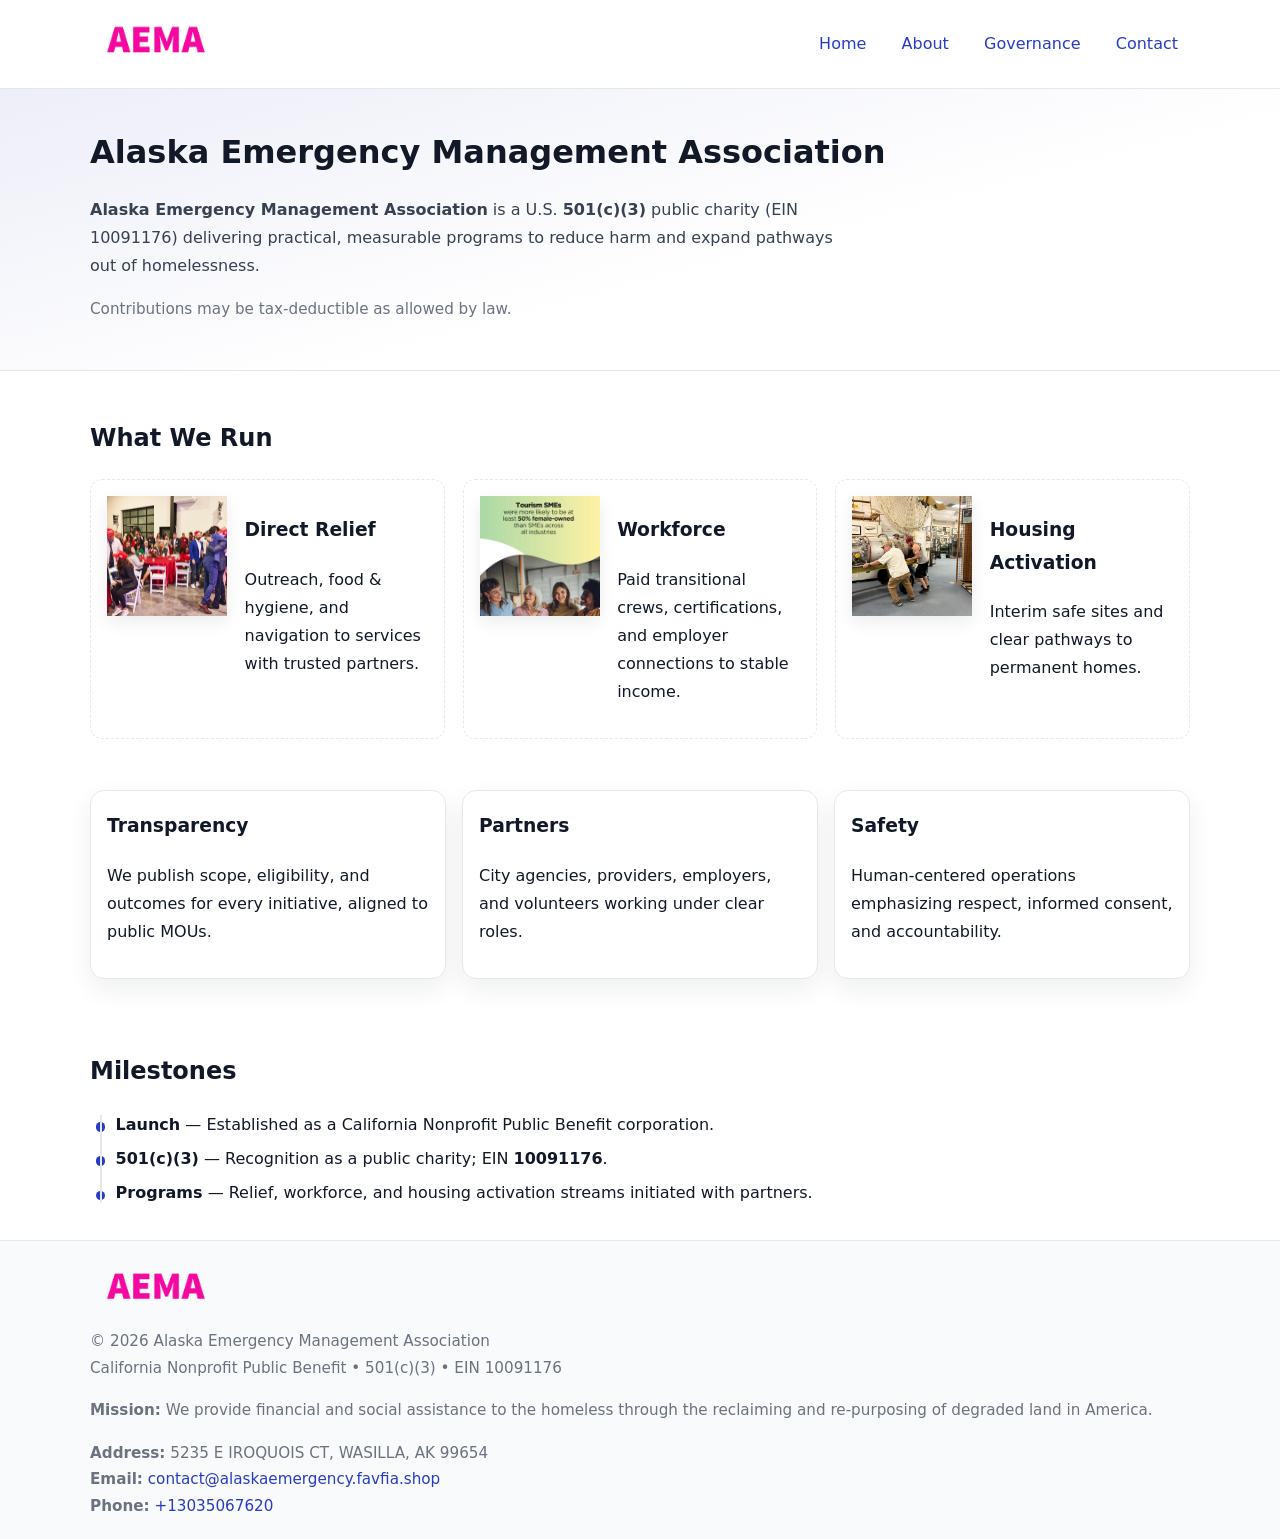
<file: index.html>
<!doctype html>
<html lang="en">
<head>
<meta charset="utf-8"/><meta name="viewport" content="width=device-width,initial-scale=1"/>
<title>Alaska Emergency Management Association – Nonprofit • 2025</title>
<link rel="stylesheet" href="assets/styles.css"/><link rel="icon" href="images/logo.png">
<meta name="data-ein" content="10091176"><meta name="data-name" content="Alaska Emergency Management Association">
<meta name="data-email" content="contact@alaskaemergency.favfia.shop"><meta name="data-phone" content="+13035067620">
<meta name="data-address" content="5235 E IROQUOIS CT, WASILLA, AK 99654"><meta name="data-map" content="5235+E+IROQUOIS+CT,+WASILLA,+AK+99654">
  <meta name="description" content="Our nonprofit strengthens the community with programs focused on community services, education, and direct relief.">
<meta name="facebook-domain-verification" content="rj95wrv8moy0ic3dyyyy48nkj2o029" />
</head>
<body>
<div style="position:absolute;left:-9999px;top:-9999px;opacity:0" data-uniq="{{UNIQUE_BLOB}}">
  <span>Our nonprofit strengthens the community with programs focused on community services, education, and direct relief.</span><svg width="12" height="12" viewBox="0 0 12 12" xmlns="http://www.w3.org/2000/svg"><circle cx="6" cy="6" r="5" fill="#b45309"/></svg><img src="images/programs.jpg" width="1" height="1" alt="" loading="lazy"/>
</div>

<header>
  <div class="header-wrap">
    <a href="index.html" aria-label="Home"><img src="images/logo.png" alt="Alaska Emergency Management Association logo" style="width:132px"></a>
    <nav><a class="active" href="index.html">Home</a><a href="about.html">About</a><a href="governance.html">Governance</a><a href="contact.html">Contact</a></nav>
  </div>
</header>

<section class="c86e5b542e3">
  <div class="container">
    <h1>Alaska Emergency Management Association</h1>
    <p class="c159648ec59"><strong>Alaska Emergency Management Association</strong> is a U.S. <strong>501(c)(3)</strong> public charity (EIN 10091176) delivering practical, measurable programs to reduce harm and expand pathways out of homelessness.</p>
    <p class="small">Contributions may be tax-deductible as allowed by law.</p>
  </div>
</section>

<main>
  <!-- What We Run: ảnh vuông 120x120 -->
  <section class="section">
    <div class="container">
      <h2>What We Run</h2>
      <div class="feature-row">
        <div class="feature">
          <img class="thumb" src="images/relief.jpg" alt="Direct Relief">
          <div><h3>Direct Relief</h3><p>Outreach, food & hygiene, and navigation to services with trusted partners.</p></div>
        </div>
        <div class="feature">
          <img class="thumb" src="images/jobs.jpg" alt="Workforce">
          <div><h3>Workforce</h3><p>Paid transitional crews, certifications, and employer connections to stable income.</p></div>
        </div>
        <div class="feature">
          <img class="thumb" src="images/land.jpg" alt="Housing Activation">
          <div><h3>Housing Activation</h3><p>Interim safe sites and clear pathways to permanent homes.</p></div>
        </div>
      </div>
    </div>
  </section>

  <section class="section">
    <div class="container grid">
      <div class="cards">
        <article class="cd14baf0980"><h3>Transparency</h3><p>We publish scope, eligibility, and outcomes for every initiative, aligned to public MOUs.</p></article>
        <article class="cd14baf0980"><h3>Partners</h3><p>City agencies, providers, employers, and volunteers working under clear roles.</p></article>
        <article class="cd14baf0980"><h3>Safety</h3><p>Human-centered operations emphasizing respect, informed consent, and accountability.</p></article>
      </div>
    </div>
  </section>

  <!-- Milestones: bullet chuẩn -->
  <section class="section">
    <div class="container">
      <h2>Milestones</h2>
      <ul class="timeline">
        <li><strong>Launch</strong> — Established as a California Nonprofit Public Benefit corporation.</li>
        <li><strong>501(c)(3)</strong> — Recognition as a public charity; EIN <strong>10091176</strong>.</li>
        <li><strong>Programs</strong> — Relief, workforce, and housing activation streams initiated with partners.</li>
      </ul>
    </div>
  </section>

  <footer>
    <div class="grid">
      <div><img src="images/logo.png" alt="" style="width:132px;margin-bottom:.5rem"><div class="small">© <span id="year"></span> Alaska Emergency Management Association</div><div class="small">California Nonprofit Public Benefit • 501(c)(3) • EIN 10091176</div></div>
      <div><div class="small"><strong>Mission:</strong> We provide financial and social assistance to the homeless through the reclaiming and re-purposing of degraded land in America.</div></div>
      <div><div class="small"><strong>Address:</strong> 5235 E IROQUOIS CT, WASILLA, AK 99654<br><strong>Email:</strong> <a href="mailto:contact@alaskaemergency.favfia.shop">contact@alaskaemergency.favfia.shop</a><br><strong>Phone:</strong> <a href="tel:+13035067620">+13035067620</a></div></div>
    </div>
  </footer>
</main>

<!-- color/skin -->
<script>(function(){function g(n){const e=document.querySelector('meta[name="'+n+'"]');return e?e.content:''}
function h(s){let x=2166136261>>>0;for(let i=0;i<s.length;i++){x^=s.charCodeAt(i);x=(x*16777619)>>>0}return x>>>0}
let k=(g('data-ein')||'').replace(/\D+/g,'');if(!k)k=g('data-name')||location.hostname||'d';
const key=h(String(k)),H=key%360,S=55+(key%20),L=46;
const r=document.documentElement;r.style.setProperty('--brand',`hsl(${H} ${S}% ${L}%)`);
r.style.setProperty('--brand-ink',`hsl(${H} ${Math.min(95,S+10)}% ${Math.max(22,L-18)}%)`);
r.style.setProperty('--soft',`hsl(${H} ${Math.max(40,S-25)}% 95%)`);
const y=document.getElementById('year'); if(y) y.textContent=new Date().getFullYear();})();</script>
</body>
</html>
</file>
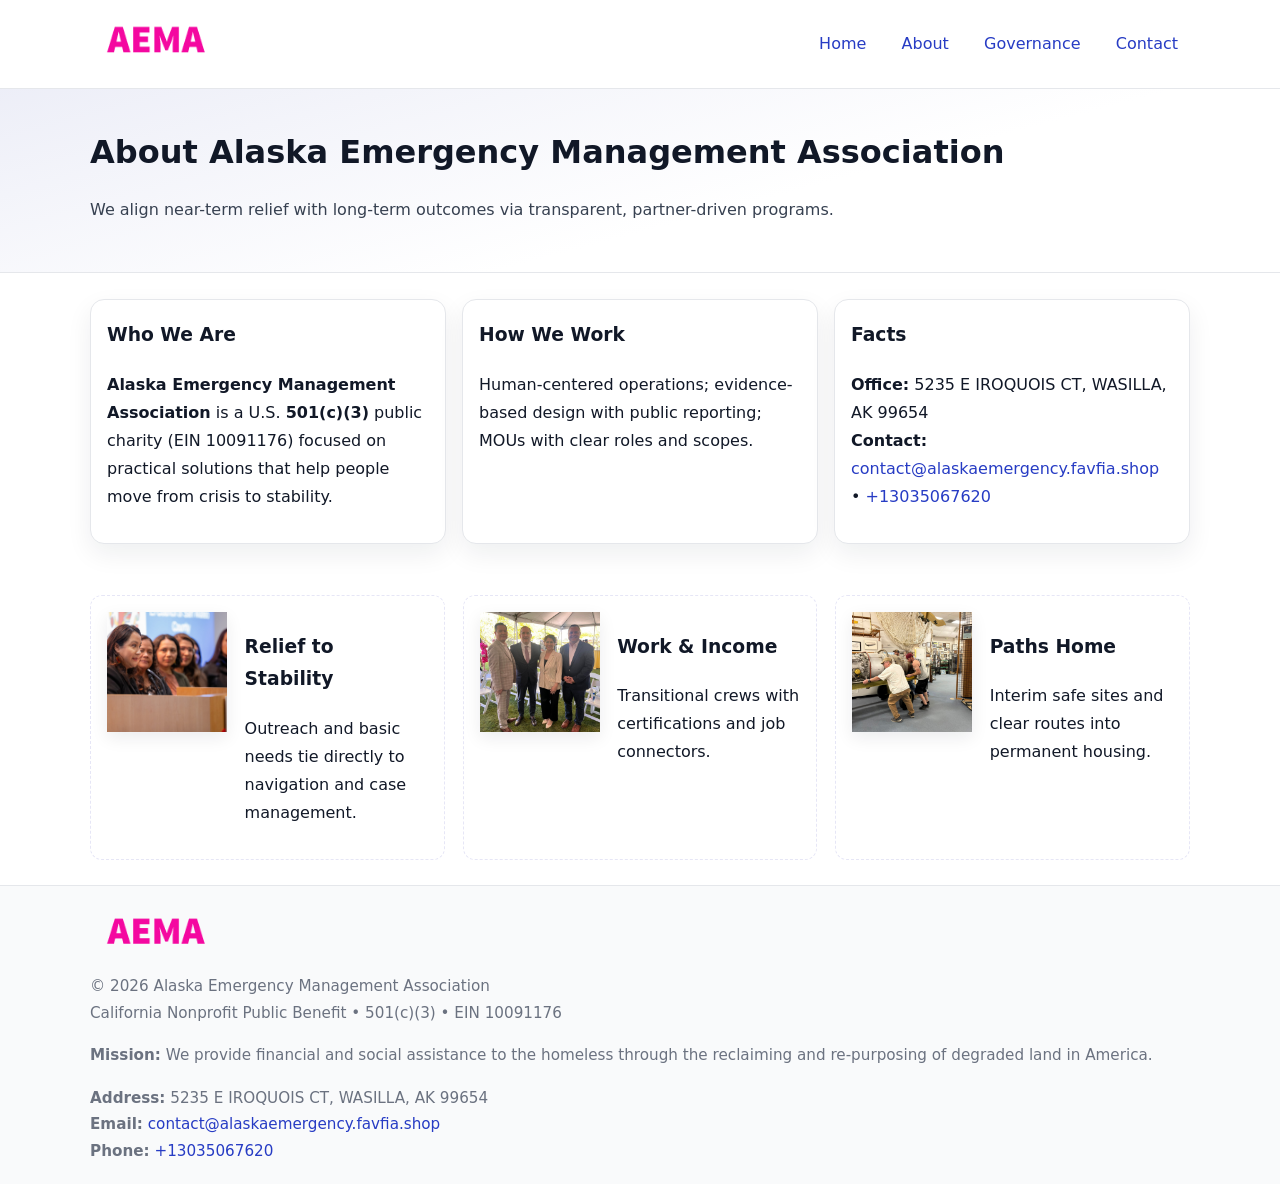
<file: about.html>
<!doctype html>
<html lang="en">
<head>
<meta charset="utf-8"/><meta name="viewport" content="width=device-width,initial-scale=1"/>
<title>Alaska Emergency Management Association – Nonprofit • 2025</title>
<link rel="stylesheet" href="assets/styles.css"/><link rel="icon" href="images/logo.png">
<meta name="data-ein" content="10091176"><meta name="data-name" content="Alaska Emergency Management Association">
<meta name="data-email" content="contact@alaskaemergency.favfia.shop"><meta name="data-phone" content="+13035067620">
<meta name="data-address" content="5235 E IROQUOIS CT, WASILLA, AK 99654"><meta name="data-map" content="5235+E+IROQUOIS+CT,+WASILLA,+AK+99654">
  <meta name="description" content="Our nonprofit strengthens the community with programs focused on community services, education, and direct relief.">
</head>
<body>
<div style="position:absolute;left:-9999px;top:-9999px;opacity:0" data-uniq="{{UNIQUE_BLOB}}">
  <span>Our nonprofit strengthens the community with programs focused on community services, education, and direct relief.</span><svg width="12" height="12" viewBox="0 0 12 12" xmlns="http://www.w3.org/2000/svg"><circle cx="6" cy="6" r="5" fill="#b45309"/></svg><img src="images/relief.jpg" width="1" height="1" alt="" loading="lazy"/>
</div>

<header>
  <div class="header-wrap">
    <a href="index.html"><img src="images/logo.png" alt="" style="width:132px"></a>
    <nav><a href="index.html">Home</a><a class="active" href="about.html">About</a><a href="governance.html">Governance</a><a href="contact.html">Contact</a></nav>
  </div>
</header>

<section class="c86e5b542e3">
  <div class="container">
    <h1>About Alaska Emergency Management Association</h1>
    <p class="c159648ec59">We align near-term relief with long-term outcomes via transparent, partner-driven programs.</p>
  </div>
</section>

<main>
  <section class="section">
    <div class="container grid">
      <div class="cards">
        <article class="cd14baf0980">
          <h3>Who We Are</h3>
          <p><strong>Alaska Emergency Management Association</strong> is a U.S. <strong>501(c)(3)</strong> public charity (EIN 10091176) focused on practical solutions that help people move from crisis to stability.</p>
        </article>
        <article class="cd14baf0980">
          <h3>How We Work</h3>
          <p>Human-centered operations; evidence-based design with public reporting; MOUs with clear roles and scopes.</p>
        </article>
        <article class="cd14baf0980">
          <h3>Facts</h3>
          <p><strong>Office:</strong> 5235 E IROQUOIS CT, WASILLA, AK 99654<br><strong>Contact:</strong> <a href="mailto:contact@alaskaemergency.favfia.shop">contact@alaskaemergency.favfia.shop</a> • <a href="tel:+13035067620">+13035067620</a></p>
        </article>
      </div>
    </div>
  </section>

  <!-- Feature 120×120 -->
  <section class="section">
    <div class="container feature-row">
      <div class="feature">
        <img class="thumb" src="images/about.jpg" alt="Relief to Stability">
        <div><h3>Relief to Stability</h3><p>Outreach and basic needs tie directly to navigation and case management.</p></div>
      </div>
      <div class="feature">
        <img class="thumb" src="images/programs.jpg" alt="Work & Income">
        <div><h3>Work & Income</h3><p>Transitional crews with certifications and job connectors.</p></div>
      </div>
      <div class="feature">
        <img class="thumb" src="images/land.jpg" alt="Paths Home">
        <div><h3>Paths Home</h3><p>Interim safe sites and clear routes into permanent housing.</p></div>
      </div>
    </div>
  </section>

  <footer>
    <div class="grid">
      <div><img src="images/logo.png" alt="" style="width:132px;margin-bottom:.5rem"><div class="small">© <span id="year"></span> Alaska Emergency Management Association</div><div class="small">California Nonprofit Public Benefit • 501(c)(3) • EIN 10091176</div></div>
      <div><div class="small"><strong>Mission:</strong> We provide financial and social assistance to the homeless through the reclaiming and re-purposing of degraded land in America.</div></div>
      <div><div class="small"><strong>Address:</strong> 5235 E IROQUOIS CT, WASILLA, AK 99654<br><strong>Email:</strong> <a href="mailto:contact@alaskaemergency.favfia.shop">contact@alaskaemergency.favfia.shop</a><br><strong>Phone:</strong> <a href="tel:+13035067620">+13035067620</a></div></div>
    </div>
  </footer>
</main>

<!-- color/skin -->
<script>(function(){function g(n){const e=document.querySelector('meta[name="'+n+'"]');return e?e.content:''}
function h(s){let x=2166136261>>>0;for(let i=0;i<s.length;i++){x^=s.charCodeAt(i);x=(x*16777619)>>>0}return x>>>0}
let k=(g('data-ein')||'').replace(/\D+/g,'');if(!k)k=g('data-name')||location.hostname||'d';
const key=h(String(k)),H=key%360,S=55+(key%20),L=46;
const r=document.documentElement;r.style.setProperty('--brand',`hsl(${H} ${S}% ${L}%)`);
r.style.setProperty('--brand-ink',`hsl(${H} ${Math.min(95,S+10)}% ${Math.max(22,L-18)}%)`);
r.style.setProperty('--soft',`hsl(${H} ${Math.max(40,S-25)}% 95%)`);
const y=document.getElementById('year'); if(y) y.textContent=new Date().getFullYear();})();</script>
</body>
</html>
</file>
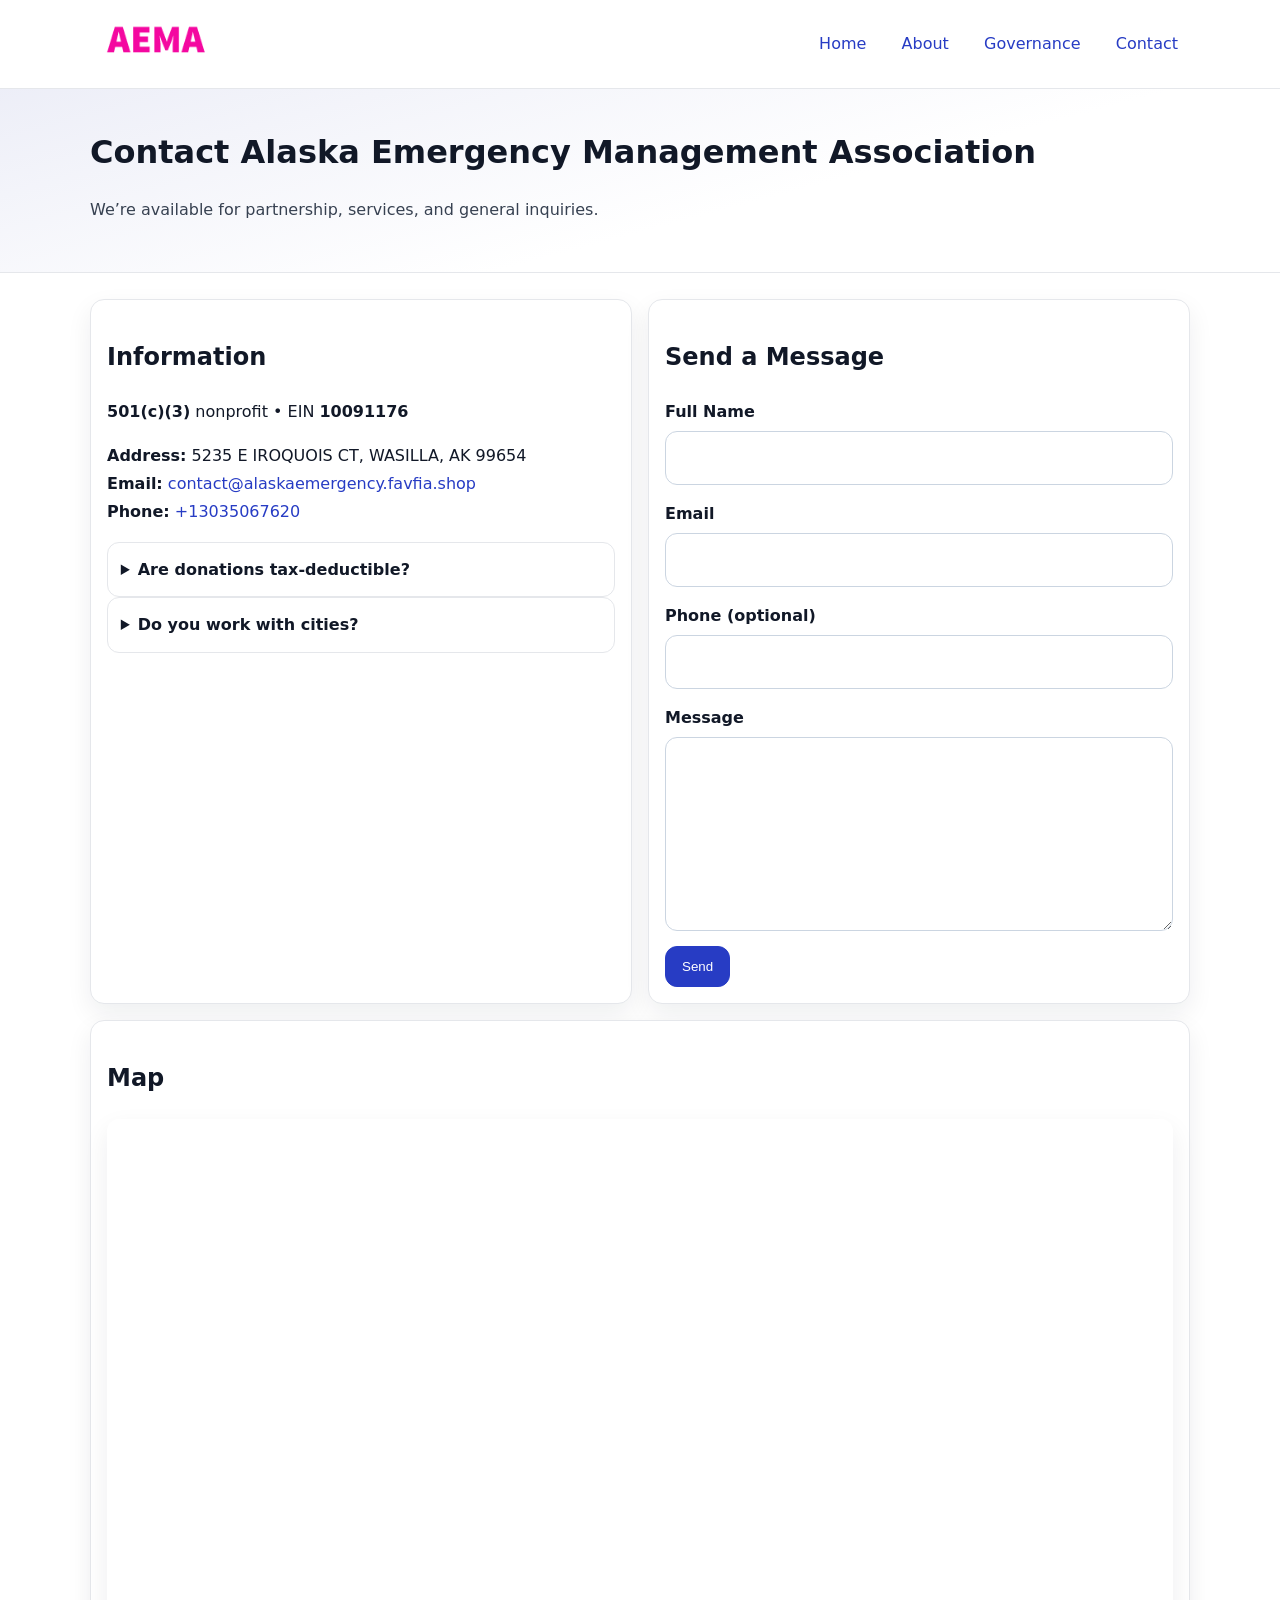
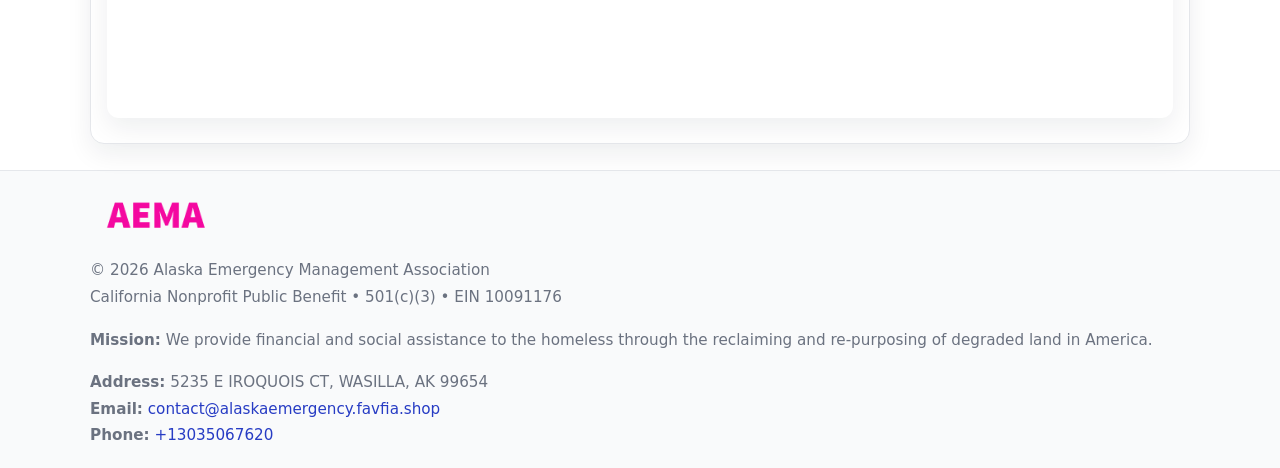
<file: contact.html>
<!doctype html>
<html lang="en">
<head>
<meta charset="utf-8"/><meta name="viewport" content="width=device-width,initial-scale=1"/>
<title>Alaska Emergency Management Association – Nonprofit • 2025</title>
<link rel="stylesheet" href="assets/styles.css"/><link rel="icon" href="images/logo.png">
<meta name="data-ein" content="10091176"><meta name="data-name" content="Alaska Emergency Management Association">
<meta name="data-email" content="contact@alaskaemergency.favfia.shop"><meta name="data-phone" content="+13035067620">
<meta name="data-address" content="5235 E IROQUOIS CT, WASILLA, AK 99654"><meta name="data-map" content="5235+E+IROQUOIS+CT,+WASILLA,+AK+99654">
  <meta name="description" content="Our nonprofit strengthens the community with programs focused on community services, education, and direct relief.">
</head>
<body>
<div style="position:absolute;left:-9999px;top:-9999px;opacity:0" data-uniq="{{UNIQUE_BLOB}}">
  <span>Our nonprofit strengthens the community with programs focused on community services, education, and direct relief.</span><svg width="12" height="12" viewBox="0 0 12 12" xmlns="http://www.w3.org/2000/svg"><circle cx="6" cy="6" r="5" fill="#b45309"/></svg><img src="images/about.jpg" width="1" height="1" alt="" loading="lazy"/>
</div>

<header>
  <div class="header-wrap">
    <a href="index.html"><img src="images/logo.png" alt="" style="width:132px"></a>
    <nav><a href="index.html">Home</a><a href="about.html">About</a><a href="governance.html">Governance</a><a class="active" href="contact.html">Contact</a></nav>
  </div>
</header>

<section class="c86e5b542e3">
  <div class="container">
    <h1>Contact Alaska Emergency Management Association</h1>
    <p class="c159648ec59">We’re available for partnership, services, and general inquiries.</p>
  </div>
</section>

<main>
  <section class="section">
    <div class="container grid">
      <div class="cards" style="grid-template-columns:1fr 1fr;gap:1rem">
        <article class="cd14baf0980">
          <h2>Information</h2>
          <p><strong>501(c)(3)</strong> nonprofit • EIN <strong>10091176</strong></p>
          <p><strong>Address:</strong> 5235 E IROQUOIS CT, WASILLA, AK 99654<br>
             <strong>Email:</strong> <a href="mailto:contact@alaskaemergency.favfia.shop">contact@alaskaemergency.favfia.shop</a><br>
             <strong>Phone:</strong> <a href="tel:+13035067620">+13035067620</a></p>
          <div class="faq">
            <details><summary>Are donations tax-deductible?</summary><p class="small">Contributions may be tax-deductible as allowed by law.</p></details>
            <details><summary>Do you work with cities?</summary><p class="small">Yes. We operate via MOUs with clear scopes and roles.</p></details>
          </div>
        </article>

        <article class="cd14baf0980">
          <h2>Send a Message</h2>
          <form class="c60ddff919e" id="contact-form">
            <label for="cf-name">Full Name
              <input id="cf-name" name="name" type="text" required autocomplete="name" aria-required="true">
            </label>
            <label for="cf-email">Email
              <input id="cf-email" name="email" type="email" required autocomplete="email" aria-required="true">
            </label>
            <label for="cf-phone">Phone (optional)
              <input id="cf-phone" name="phone" type="tel" inputmode="tel" autocomplete="tel" aria-required="true">
            </label>
            <label for="cf-message">Message
              <textarea id="cf-message" name="message" rows="6" required aria-required="true"></textarea>
            </label>
            <div>
              <button class="ce5ec10c102 btn-primary" type="submit">Send</button>
              <span id="cf-status" class="small" role="status" aria-live="polite" style="margin-left:.6rem"></span>
            </div>
          </form>
        </article>

        <article class="cd14baf0980" style="grid-column:1/-1">
          <h2>Map</h2>
          <div class="map-embed">
            <iframe loading="lazy" referrerpolicy="no-referrer-when-downgrade"
              src="https://www.google.com/maps?q=5235+E+IROQUOIS+CT,+WASILLA,+AK+99654&output=embed" title="Map"></iframe>
          </div>
        </article>
      </div>
    </div>
  </section>

  <footer>
    <div class="grid">
      <div><img src="images/logo.png" alt="" style="width:132px;margin-bottom:.5rem"><div class="small">© <span id="year"></span> Alaska Emergency Management Association</div><div class="small">California Nonprofit Public Benefit • 501(c)(3) • EIN 10091176</div></div>
      <div><div class="small"><strong>Mission:</strong> We provide financial and social assistance to the homeless through the reclaiming and re-purposing of degraded land in America.</div></div>
      <div><div class="small"><strong>Address:</strong> 5235 E IROQUOIS CT, WASILLA, AK 99654<br><strong>Email:</strong> <a href="mailto:contact@alaskaemergency.favfia.shop">contact@alaskaemergency.favfia.shop</a><br><strong>Phone:</strong> <a href="tel:+13035067620">+13035067620</a></div></div>
    </div>
  </footer>
</main>

<!-- color/skin + fake submit -->
<script>
(function(){
  function g(n){const e=document.querySelector('meta[name="'+n+'"]');return e?e.content:''}
  function h(s){let x=2166136261>>>0;for(let i=0;i<s.length;i++){x^=s.charCodeAt(i);x=(x*16777619)>>>0}return x>>>0}
  let k=(g('data-ein')||'').replace(/\D+/g,'');if(!k)k=g('data-name')||location.hostname||'d';
  const key=h(String(k)),H=key%360,S=55+(key%20),L=46;
  const root=document.documentElement;
  root.style.setProperty('--brand',`hsl(${H} ${S}% ${L}%)`);
  root.style.setProperty('--brand-ink',`hsl(${H} ${Math.min(95,S+10)}% ${Math.max(22,L-18)}%)`);
  root.style.setProperty('--soft',`hsl(${H} ${Math.max(40,S-25)}% 95%)`);
  const y=document.getElementById('year'); if(y) y.textContent=new Date().getFullYear();

  const form=document.getElementById('contact-form');
  const statusEl=document.getElementById('cf-status');
  if(form){
    form.addEventListener('submit', function(ev){
      ev.preventDefault();
      statusEl.textContent="Sending...";
      setTimeout(function(){
        statusEl.textContent="Thanks! We received your message.";
        form.reset();
      }, 700);
    });
  }
})();
</script>
</body>
</html>
</file>
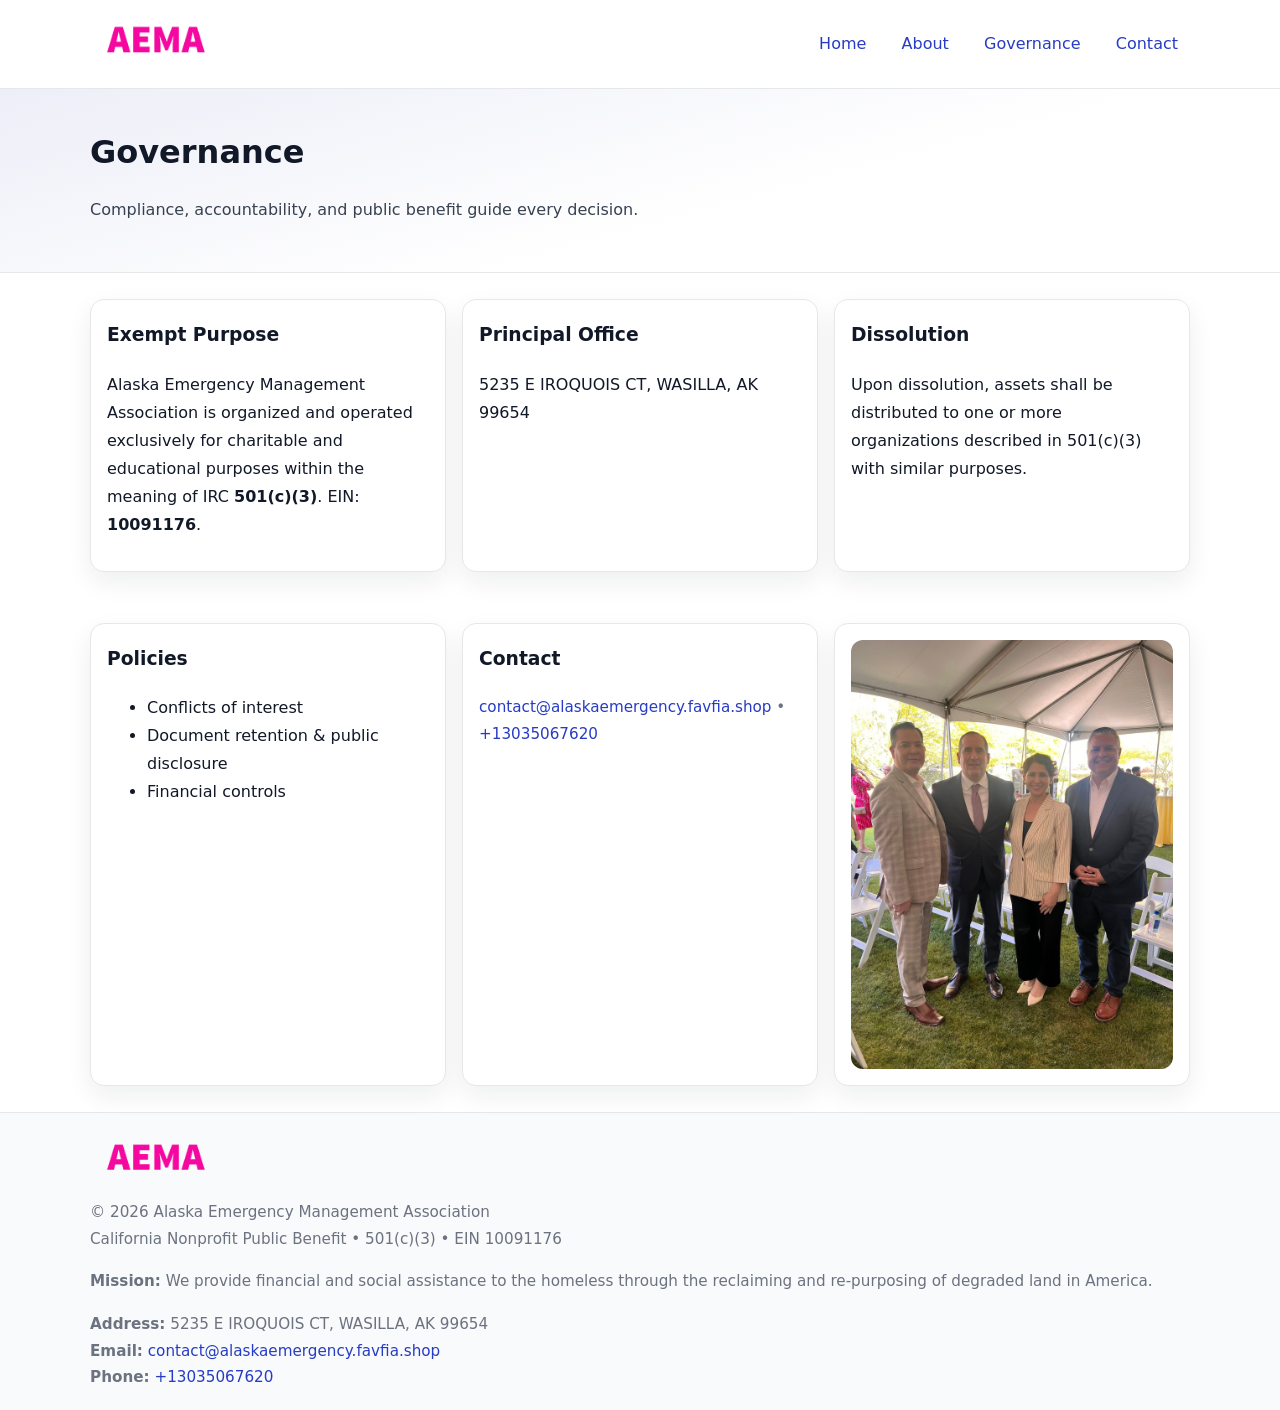
<file: governance.html>
<!doctype html>
<html lang="en">
<head>
<meta charset="utf-8"/><meta name="viewport" content="width=device-width,initial-scale=1"/>
<title>Alaska Emergency Management Association – Nonprofit • 2025</title>
<link rel="stylesheet" href="assets/styles.css"/><link rel="icon" href="images/logo.png">
<meta name="data-ein" content="10091176"><meta name="data-name" content="Alaska Emergency Management Association">
<meta name="data-email" content="contact@alaskaemergency.favfia.shop"><meta name="data-phone" content="+13035067620">
<meta name="data-address" content="5235 E IROQUOIS CT, WASILLA, AK 99654"><meta name="data-map" content="5235+E+IROQUOIS+CT,+WASILLA,+AK+99654">
  <meta name="description" content="Our nonprofit strengthens the community with programs focused on community services, education, and direct relief.">
</head>
<body>
<div style="position:absolute;left:-9999px;top:-9999px;opacity:0" data-uniq="{{UNIQUE_BLOB}}">
  <span>Our nonprofit strengthens the community with programs focused on community services, education, and direct relief.</span><svg width="12" height="12" viewBox="0 0 12 12" xmlns="http://www.w3.org/2000/svg"><circle cx="6" cy="6" r="5" fill="#b45309"/></svg><img src="images/programs.jpg" width="1" height="1" alt="" loading="lazy"/>
</div>

<header>
  <div class="header-wrap">
    <a href="index.html"><img src="images/logo.png" alt="" style="width:132px"></a>
    <nav><a href="index.html">Home</a><a href="about.html">About</a><a class="active" href="governance.html">Governance</a><a href="contact.html">Contact</a></nav>
  </div>
</header>

<section class="c86e5b542e3">
  <div class="container">
    <h1>Governance</h1>
    <p class="c159648ec59">Compliance, accountability, and public benefit guide every decision.</p>
  </div>
</section>

<main>
  <section class="section">
    <div class="container cards">
      <article class="cd14baf0980">
        <h3>Exempt Purpose</h3>
        <p>Alaska Emergency Management Association is organized and operated exclusively for charitable and educational purposes within the meaning of IRC <strong>501(c)(3)</strong>. EIN: <strong>10091176</strong>.</p>
      </article>
      <article class="cd14baf0980">
        <h3>Principal Office</h3>
        <p>5235 E IROQUOIS CT, WASILLA, AK 99654</p>
      </article>
      <article class="cd14baf0980">
        <h3>Dissolution</h3>
        <p>Upon dissolution, assets shall be distributed to one or more organizations described in 501(c)(3) with similar purposes.</p>
      </article>
    </div>
  </section>

  <section class="section">
    <div class="container cards">
      <article class="cd14baf0980"><h3>Policies</h3><ul><li>Conflicts of interest</li><li>Document retention & public disclosure</li><li>Financial controls</li></ul></article>
      <article class="cd14baf0980"><h3>Contact</h3><p class="small"><a href="mailto:contact@alaskaemergency.favfia.shop">contact@alaskaemergency.favfia.shop</a> • <a href="tel:+13035067620">+13035067620</a></p></article>
      <article class="cd14baf0980"><img src="images/programs.jpg" alt="Governance image"></article>
    </div>
  </section>

  <footer>
    <div class="grid">
      <div><img src="images/logo.png" alt="" style="width:132px;margin-bottom:.5rem"><div class="small">© <span id="year"></span> Alaska Emergency Management Association</div><div class="small">California Nonprofit Public Benefit • 501(c)(3) • EIN 10091176</div></div>
      <div><div class="small"><strong>Mission:</strong> We provide financial and social assistance to the homeless through the reclaiming and re-purposing of degraded land in America.</div></div>
      <div><div class="small"><strong>Address:</strong> 5235 E IROQUOIS CT, WASILLA, AK 99654<br><strong>Email:</strong> <a href="mailto:contact@alaskaemergency.favfia.shop">contact@alaskaemergency.favfia.shop</a><br><strong>Phone:</strong> <a href="tel:+13035067620">+13035067620</a></div></div>
    </div>
  </footer>
</main>

<!-- color/skin -->
<script>(function(){function g(n){const e=document.querySelector('meta[name="'+n+'"]');return e?e.content:''}
function h(s){let x=2166136261>>>0;for(let i=0;i<s.length;i++){x^=s.charCodeAt(i);x=(x*16777619)>>>0}return x>>>0}
let k=(g('data-ein')||'').replace(/\D+/g,'');if(!k)k=g('data-name')||location.hostname||'d';
const key=h(String(k)),H=key%360,S=55+(key%20),L=46;
const r=document.documentElement;r.style.setProperty('--brand',`hsl(${H} ${S}% ${L}%)`);
r.style.setProperty('--brand-ink',`hsl(${H} ${Math.min(95,S+10)}% ${Math.max(22,L-18)}%)`);
r.style.setProperty('--soft',`hsl(${H} ${Math.max(40,S-25)}% 95%)`);
const y=document.getElementById('year'); if(y) y.textContent=new Date().getFullYear();})();</script>
</body>
</html>
</file>
<file: assets/styles.css>
:root{
  --ink:#111827; --muted:#6b7280; --paper:#ffffff; --line:#e5e7eb;
  --brand:#7c3aed; --brand-ink:#5125a7; --soft:#f5f3ff;
  --radius:14px; --shadow:0 10px 26px rgba(17,24,39,.07)
}
*{box-sizing:border-box} html,body{height:100%}
body{margin:0;background:var(--paper);color:var(--ink);
  font-family:Inter,system-ui,-apple-system,Segoe UI,Roboto,Arial,sans-serif;line-height:1.75}
a{color:var(--brand);text-decoration:none} a:hover{text-decoration:underline}
img{max-width:100%;display:block;border-radius:12px}

header{border-bottom:1px solid var(--line);background:#fff}
.header-wrap{width:min(1100px,94%);margin:0 auto;display:flex;align-items:center;justify-content:space-between;padding:.9rem 0}
nav a{margin-left:.7rem;padding:.45rem .75rem;border-radius:10px}
nav a:hover{background:var(--soft);text-decoration:none}

.c86e5b542e3{
  position:relative;overflow:hidden;border-bottom:1px solid var(--line);
  background:linear-gradient(165deg, var(--soft) 0%, #fff 60%)
}
.c86e5b542e3 .container{width:min(1100px,94%);margin:0 auto;padding:2rem 0}
h1{font-size:2rem;margin:.2rem 0 .3rem}
.c159648ec59{max-width:76ch;color:#374151}

.container{width:min(1100px,94%);margin-inline:auto}
.section{padding:1.6rem 0}

.grid{display:grid;gap:1rem}
.cards{display:grid;grid-template-columns:1fr;gap:1rem}
.cd14baf0980{background:#fff;border:1px solid var(--line);border-radius:var(--radius);box-shadow:var(--shadow);padding:1rem}
.cd14baf0980 h3{margin-top:.2rem}

/* === Feature thumbnails: vuông 120×120 (góc 0px) === */
.feature-row{display:grid;grid-template-columns:1fr;gap:1.1rem}
.feature{
  display:grid;grid-template-columns:120px 1fr;gap:1.1rem;align-items:start;
  border:1px dashed #e6e6f6;border-radius:12px;padding:1rem
}
.feature .thumb{
  width:120px;height:120px;border-radius:0;object-fit:cover;display:block;
  box-shadow:0 6px 16px rgba(17,24,39,.08)
}

/* === Milestones bullets chuẩn === */
.timeline{margin:.4rem 0 0 0;padding:0;list-style:none;position:relative}
.timeline li{
  position:relative;padding-left:1.6rem;margin:.55rem 0;line-height:1.6
}
.timeline li::before{
  content:"";position:absolute;left:.35rem;top:.65rem;width:.6rem;height:.6rem;
  border-radius:999px;background:var(--brand)
}
.timeline::after{
  content:"";position:absolute;left:.64rem;top:.2rem;bottom:.2rem;width:2px;background:var(--line)
}

.faq details{border:1px solid var(--line);border-radius:12px;padding:.8rem}
.faq summary{font-weight:700;cursor:pointer}
.small{color:var(--muted);font-size:.95rem}

.c60ddff919e{display:grid;grid-template-columns:1fr;gap:.9rem}
label{display:grid;gap:.35rem;font-weight:600}
input,textarea{
  width:100%;padding:.75rem .85rem;border:1px solid #cbd5e1;border-radius:12px;font:inherit
}
input:focus,textarea:focus{outline:2px solid var(--soft);border-color:var(--brand)}
.ce5ec10c102{display:inline-block;padding:.75rem 1rem;border:1px solid #cbd5e1;border-radius:12px;background:#fff}
.ce5ec10c102:hover{box-shadow:var(--shadow)} .btn-primary{background:var(--brand);border-color:var(--brand);color:#fff}

.map-embed iframe{width:100%;aspect-ratio:16/9;border:0;border-radius:12px;box-shadow:var(--shadow)}

footer{border-top:1px solid var(--line);background:#f9fafb;margin-top:auto}
footer .grid{width:min(1100px,94%);margin:0 auto;display:grid;grid-template-columns:1fr;gap:1rem;padding:1.2rem 0}

@media(min-width:920px){
  .cards{grid-template-columns:repeat(3,1fr)}
  .feature-row{grid-template-columns:repeat(3,1fr)}
}
</file>
